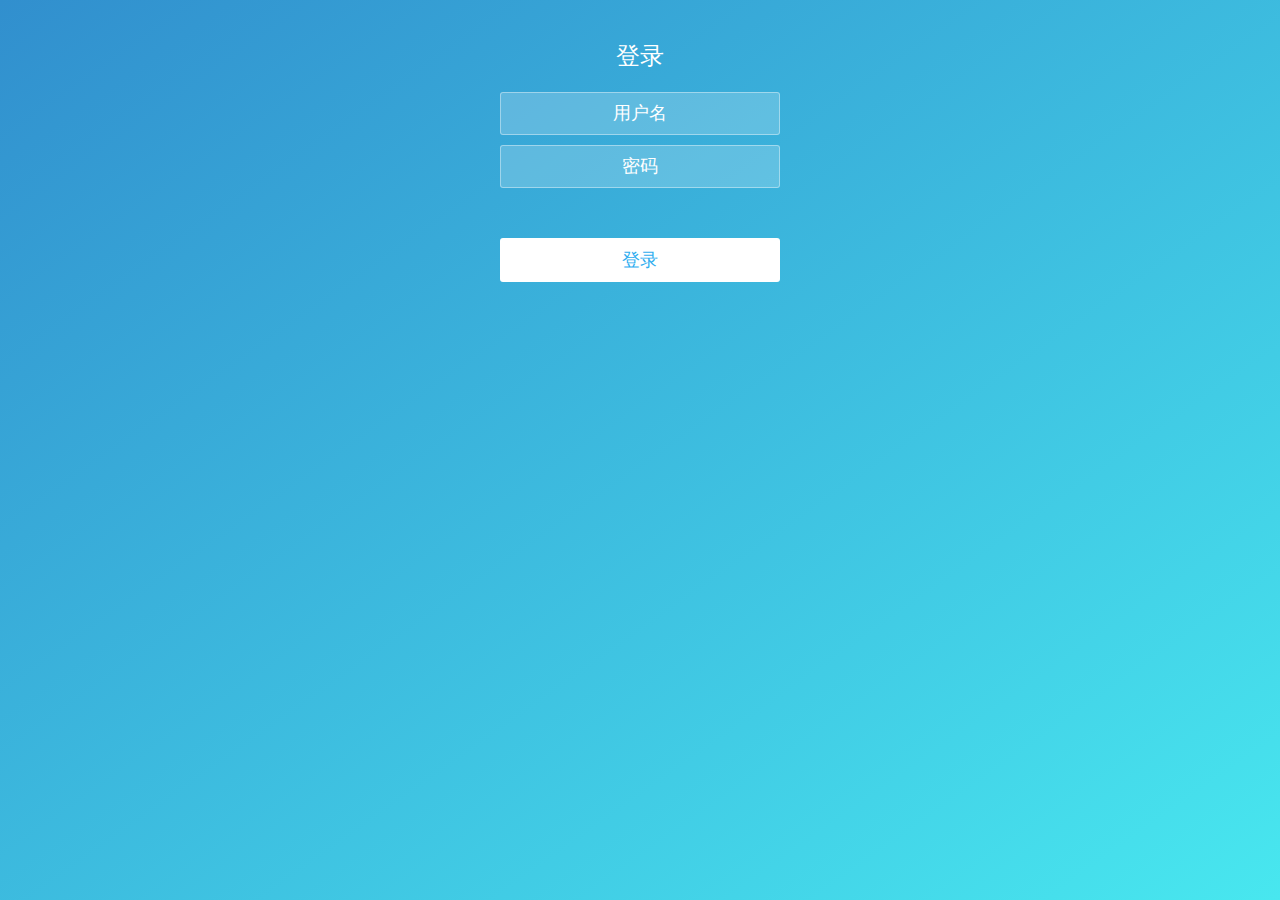
<file: login.html>
<!DOCTYPE html>
<html lang="en">
<head>
    <meta charset="UTF-8">
    <title>首页</title>
    <meta name="viewport" content="width=device-width, initial-scale=1.0, maximum-scale=1.0, minimum-scale=1.0, user-scalable=no, shrink-to-fit=no">
    <link rel="stylesheet" href="css/style.css">
</head>
<body>
<div class="wrapper">
    <div class="container">
        <div class="message">
            <div id="messageList">
                <!--<div class="text">[提示] 请输入学号 </div>-->
            </div>
        </div>
        <h2 id="title">登录</h2>
        <form action="" class="form">
            <input type="text" name="username" placeholder="用户名">
            <input type="text" name="password" placeholder="密码">
        </form>
        <div class="btns">
            <button type="submit" class="btn btn-solid">登录</button>
        </div>
    </div>
</div>
<footer>

</footer>
</body>
</html>
</file>
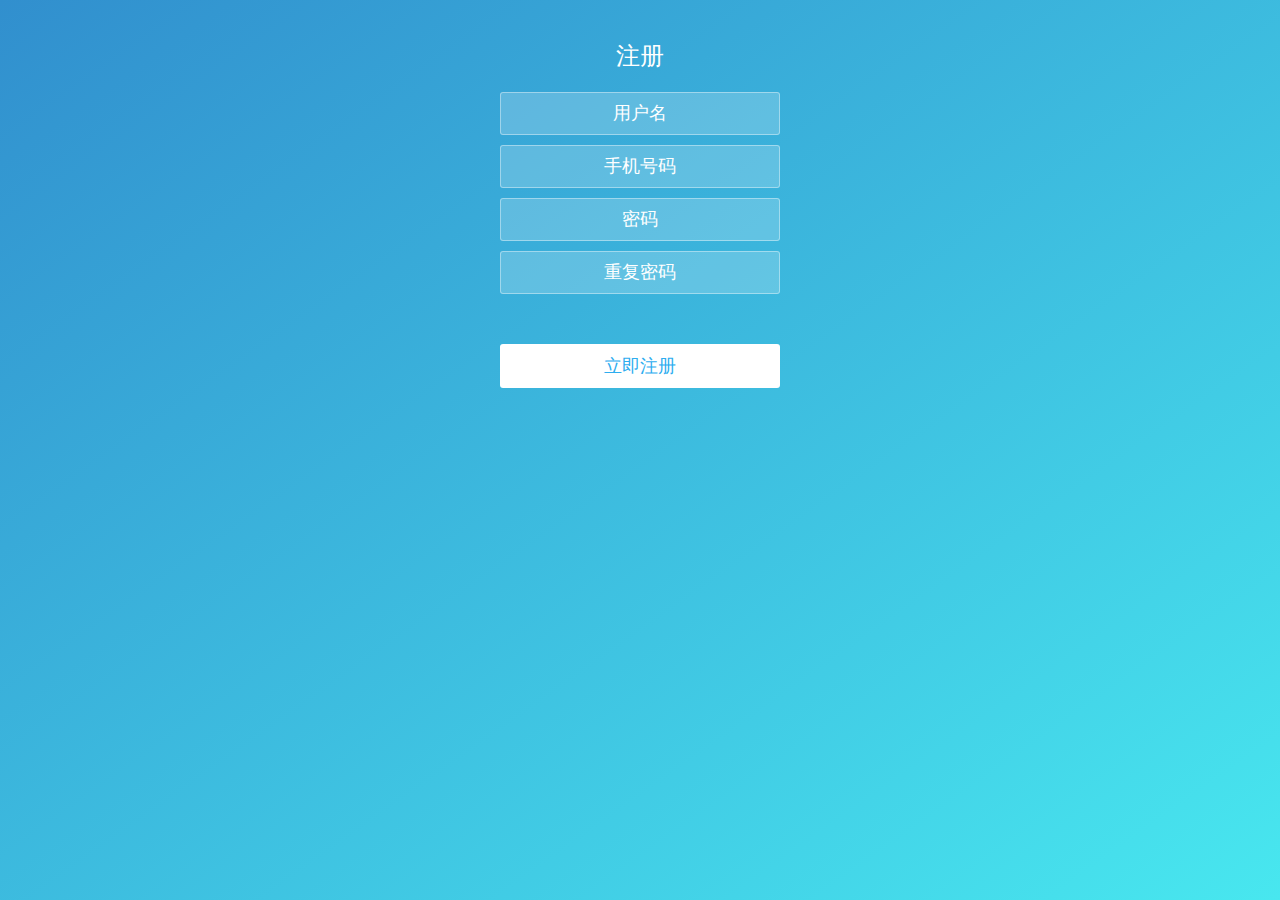
<file: regist.html>
<!DOCTYPE html>
<html lang="en">
<head>
    <meta charset="UTF-8">
    <title>首页</title>
    <meta name="viewport" content="width=device-width, initial-scale=1.0, maximum-scale=1.0, minimum-scale=1.0, user-scalable=no, shrink-to-fit=no">
    <link rel="stylesheet" href="css/style.css">
</head>
<body>
<div class="wrapper">
    <div class="container">
        <div class="message">
            <div id="messageList">
                <!--<div class="text">[提示] 请输入学号 </div>-->
            </div>
        </div>
        <h2 id="title">注册</h2>
        <form action="" class="form">
            <input type="text" name="username" placeholder="用户名">
            <input type="text" name="telephone" placeholder="手机号码">
            <input type="text" name="password" placeholder="密码">
            <input type="text" name="re-password" placeholder="重复密码">
        </form>
        <div class="btns">
            <button type="submit" class="btn btn-solid">立即注册</button>
        </div>
    </div>
</div>
<footer>

</footer>
</body>
</html>
</file>
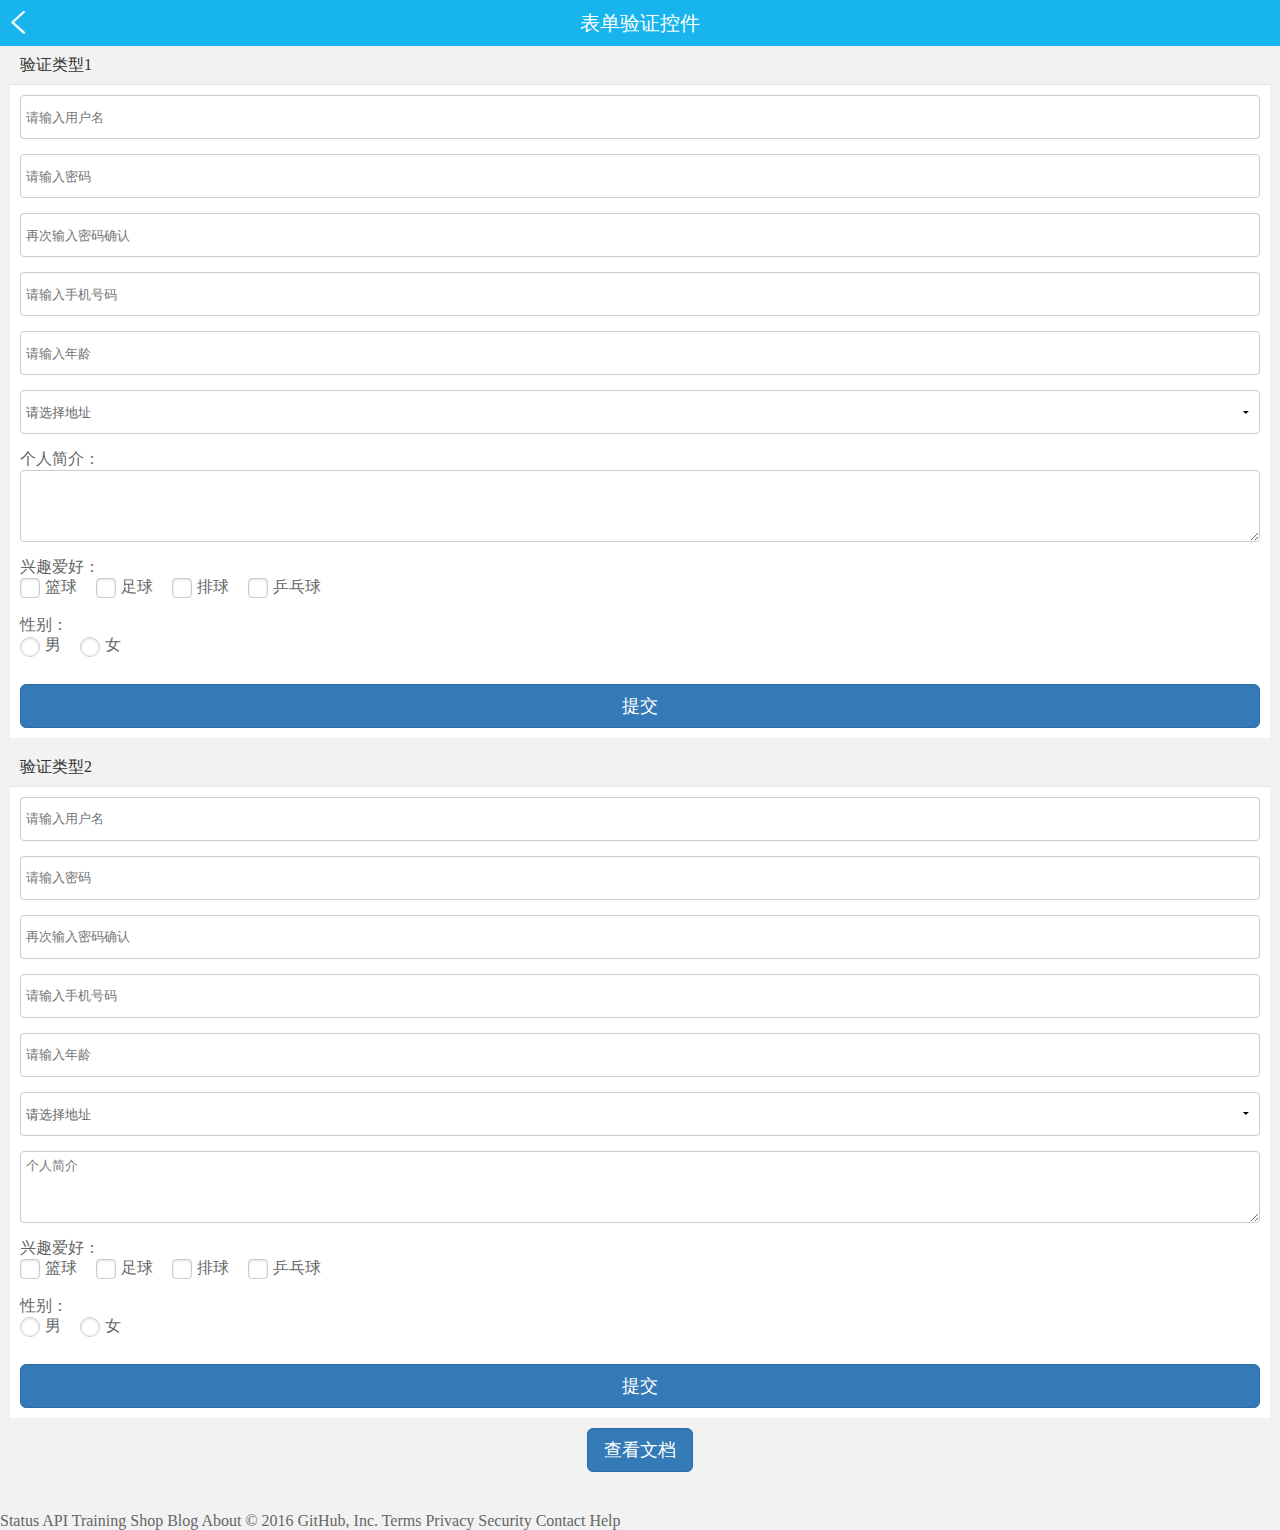
<file: libs/mobileValidate/demo/jq-validate.html>
<html>
<head>
    <meta charset="UTF-8">
    <meta name="viewport" content="width=device-width, initial-scale=1.0, user-scalable=0, minimum-scale=1.0, maximum-scale=1.0">
    <title>ZUI -表单验证控件</title>
    <link rel="stylesheet" type="text/css" href="css/reset.css">
    <link rel="stylesheet" type="text/css" href="css/common.css">
    <link rel="stylesheet" type="text/css" href="iconfont/iconfont.css">
    <link rel="stylesheet" type="text/css" href="css/form.css">
    <link rel="stylesheet" type="text/css" href="css/button.css">
    <link rel="stylesheet" type="text/css" href="css/validate.css">
    <link rel="stylesheet" type="text/css" href="css/demo.css">
    <script src="http://libs.baidu.com/jquery/1.9.0/jquery.js"></script>
    <script type="text/javascript" src="js/jquery-mvalidate.js"></script>
    
</head>
<body class="demo-bgf2f2f2">
    <header class="zui-header">
        <i class="zicon-goback icon-fanhui" onClick="javascript :history.back(-1);"></i>
        <h1 class="title">表单验证控件</h1>
    </header>
    <div class="demo-hd-1 ml10 mr10">验证类型1</div>
    <div class="zui-mr10 zui-mb10 zui-ml10 demo-bgfff pd10">
        <form class="zform zform-radius" action="https://www.wnworld.com" id="form1">
                <fieldset class="zform-fieldset">
                    <div class="zform-control">
                        <div class="control-field">
                            <input type="password" class="field-text" placeholder="请输入用户名" data-required="true" data-descriptions="username">
                        </div>     
                    </div>
                    <div class="zform-control">
                        <div class="control-field">
                            <input type="password" id="pwd" class="field-text" placeholder="请输入密码" data-required="true" data-descriptions="password">
                        </div>     
                    </div>
                    <div class="zform-control">
                        <div class="control-field">
                            <input type="password" id="confirmpwd" class="field-text"  placeholder="再次输入密码确认" data-required="true" data-descriptions="confirmpassword" data-conditional="confirmpwd">
                        </div>
                    </div>
                    <div class="zform-control">
                        <div class="control-field">
                            <input type="text" class="field-text" placeholder="请输入手机号码" data-validate="phone" data-describedby="phone-description">
                        </div>
                    </div>
                    <div class="zform-control">
                        <div class="control-field">
                            <input type="text" class="field-text" placeholder="请输入年龄" data-pattern="^[0-9]+$"  data-required="true" data-descriptions="age">
                        </div>
                    </div>               
                    <div class="zform-control">
                        <div class="control-field">
                            <select class="field-select" data-required="true" data-descriptions="address" >
                                <option value="" selected disabled>请选择地址</option>
                                <option value="1">浙江省</option>
                                <option value="2">海南省</option>
                            </select>
                        </div>        
                    </div>
                    <div class="zform-control">
                        <label class="control-label control-label-area">个人简介：</label>
                        <div class="control-field">
                            <textarea class="field-area" rows="4" data-required="true" data-descriptions="intro" ></textarea>
                        </div>
                    </div>
                    <div class="zform-control zform-control-radiocheck">
                        <label class="control-label">兴趣爱好：</label>
                        <div class="control-field">
                            <label>
                                <input type="checkbox"  name="favourite" class="field-check zicon" data-required="true" data-descriptions="favourite">篮球
                            </label>    
                            <label>
                                <input type="checkbox" name="favourite" class="field-check zicon" data-required="true" data-descriptions="favourite">足球
                            </label>    
                            <label>
                                <input type="checkbox" name="favourite" class="field-check zicon" data-required="true" data-descriptions="favourite">排球
                            </label>
                            <label>
                                <input type="checkbox" name="favourite" class="field-check zicon" data-required="true" data-descriptions="favourite">乒乓球
                            </label>    
                        </div>
                    </div>
                    <div class="zform-control zform-control-radiocheck">
                        <label class="control-label">性别：</label>
                        <div class="control-field">
                            <label>
                                <input type="radio" name="sex" class="field-radio  zicon" data-required="true"  data-descriptions="sex">男
                            </label>    
                            <label>
                                <input type="radio"  name="sex" class="field-radio  zicon" data-required="true" data-descriptions="sex">女
                            </label>    
                        </div>
                    </div>
                </fieldset>
                <input type="submit" value="提交" class="zbtn zbtn-primary zbtn-full zbtn-lg">    
        </form>
    </div>
    <div class="demo-hd-1 ml10 mr10">验证类型2</div>
    <div class="zui-mr10 zui-mb10 zui-ml10 demo-bgfff pd10">
        <form class="zform zform-radius" action="https://www.baidu.com" id="form2">
                <fieldset class="zform-fieldset">
                    <div class="zform-control">
                        <div class="control-field">
                            <input type="password" class="field-text" placeholder="请输入用户名" data-required="true" data-descriptions="username" data-describedby="username-description">
                        </div>
                        <div id="username-description"></div>     
                    </div>
                    <div class="zform-control">
                        <div class="control-field">
                            <input type="password" id="pwd2" class="field-text" placeholder="请输入密码" data-required="true" data-descriptions="password" data-describedby="password-description"  data-conditional="pwd2">
                        </div> 
                        <div id="password-description"></div>    
                    </div>
                    <div class="zform-control">
                        <div class="control-field">
                            <input type="password" id="confirmpwd2" class="field-text"  placeholder="再次输入密码确认" data-required="true" data-descriptions="confirmpassword" data-conditional="confirmpwd2" data-describedby="confirmpassword-description">
                        </div>
                        <div id="confirmpassword-description"></div>
                    </div>
                    <div class="zform-control">
                        <div class="control-field">
                            <input type="text" class="field-text" placeholder="请输入手机号码" data-validate="phone" data-describedby="phone-description">
                        </div>
                        <div id="phone-description"></div>
                    </div>
                    <div class="zform-control">
                        <div class="control-field">
                            <input type="text" class="field-text" placeholder="请输入年龄" data-pattern="^[0-9]+$"  data-required="true" data-descriptions="age" data-describedby="age-description">
                        </div>
                        <div id="age-description"></div>
                    </div>
                    <div class="zform-control">
                        <div class="control-field">
                            <select class="field-select" data-required="true" data-descriptions="address" data-describedby="address-description" placeholder="请选择省事">
                                <option value="" selected disabled>请选择地址</option>
                                <option value="1">浙江省</option>
                                <option value="2">海南省</option>
                            </select>
                        </div>
                        <div id="address-description"></div>
                    </div>
                    <div class="zform-control">
                        
                        <div class="control-field">
                            <textarea class="field-area" placeholder="个人简介" rows="4" data-required="true" data-descriptions="intro" data-describedby="intro-description"></textarea>
                        </div>
                        <div id="intro-description"></div>
                    </div>
                    <div class="zform-control zform-control-radiocheck">
                        <label class="control-label">兴趣爱好：</label>
                        <div class="control-field">
                            <label>
                                <input type="checkbox"  name="favourite" class="field-check zicon" data-required="true" data-descriptions="favourite" data-describedby="favourite-description">篮球
                            </label>    
                            <label>
                                <input type="checkbox" name="favourite" class="field-check zicon" data-required="true" data-descriptions="favourite" data-describedby="favourite-description">足球
                            </label>    
                            <label>
                                <input type="checkbox" name="favourite" class="field-check zicon" data-required="true" data-descriptions="favourite" data-describedby="favourite-description">排球
                            </label>
                            <label>
                                <input type="checkbox" name="favourite" class="field-check zicon" data-required="true" data-descriptions="favourite" data-describedby="favourite-description">乒乓球
                            </label>    
                        </div>
                        <div id="favourite-description"></div>
                    </div>
                    <div class="zform-control zform-control-radiocheck">
                        <label class="control-label">性别：</label>
                        <div class="control-field">
                            <label>
                                <input type="radio" name="sex" class="field-radio  zicon" data-required="true"  data-descriptions="sex" data-describedby="sex-description">男
                            </label>    
                            <label>
                                <input type="radio"  name="sex" class="field-radio  zicon" data-required="true" data-descriptions="sex" data-describedby="sex-description">女
                            </label>    
                        </div>
                        <div id="sex-description"></div>
                    </div>
                </fieldset>
                <input type="submit" value="提交" class="zbtn zbtn-primary zbtn-full zbtn-lg">   
        </form>
    </div>

    <div class="pl10 pr10 mb20 pb20 align-c"><a href="http://wnworld.com/mobilevalidate" target="_blank" class="zbtn zbtn-primary  zbtn-lg mb20">查看文档</a></div>
    <script type="text/javascript">
   $(function(){
        $.mvalidateExtend({
            phone:{
                required : true,   
                pattern : /^0?1[3|4|5|8][0-9]\d{8}$/,
                each:function(){
                   
                },
                descriptions:{
                    required : '<div class="field-invalidmsg">请输入手机号码</div>',
                    pattern : '<div class="field-invalidmsg">您输入的手机号码格式不正确</div>',
                    valid : '<div class="field-validmsg">正确</div>'
                }
            }
        });
        $("#form1").mvalidate({
            type:1,
            onKeyup:true,
            sendForm:true,
            firstInvalidFocus:false,
            valid:function(event,options){
                //点击提交按钮时,表单通过验证触发函数
                alert("验证通过！接下来可以做你想做的事情啦！");
                 event.preventDefault();
            },
            invalid:function(event, status, options){
                //点击提交按钮时,表单未通过验证触发函数
            },
            eachField:function(event,status,options){
                //点击提交按钮时,表单每个输入域触发这个函数 this 执向当前表单输入域，是jquery对象
            },
            eachValidField:function(val){},
            eachInvalidField:function(event, status, options){},
            conditional:{
                confirmpwd:function(){
                    return $("#pwd").val()==$("#confirmpwd").val();
                }
            },
            descriptions:{
                username:{
                    required : '请输入用户名'
                },
                age : {
                    required : '请输入年龄',
                    pattern : '你输入的年龄格式不正确'
                },
                password:{
                     required : '请输入密码'
                },
                confirmpassword:{
                    required : '请再次输入密码',
                    conditional : '两次密码不一样'
                },
                address:{
                    required : '请选择地址'
                },
                intro:{
                    required : '请输入个人介绍'
                },
                favourite:{
                    required : '请选择个人爱好'
                },
                sex:{
                    required : '请选择性别'
                }
            }
        });
        $("#form2").mvalidate({
            type:2,
            onKeyup:true,
            sendForm:true,
            firstInvalidFocus:true,
            valid:function(event,options){
                //点击提交按钮时,表单通过验证触发函数
                alert("验证通过！接下来可以做你想做的事情啦！");
                event.preventDefault();
            },
            invalid:function(event, status, options){
                //点击提交按钮时,表单未通过验证触发函数
            },
            eachField:function(event,status,options){
                //点击提交按钮时,表单每个输入域触发这个函数 this 执向当前表单输入域，是jquery对象
            },
            eachValidField:function(val){},
            eachInvalidField:function(event, status, options){},
            conditional:{
                pwd2:function(val,options){
                    $("#confirmpwd2").trigger("keyup."+options.namespace);
                    return true;
                },
                confirmpwd2:function(val){
                    var flag;
                    return (val==$("#pwd2").val()) ? true :false; 
                },
            },
            descriptions:{
                username:{
                    required : '<div class="field-invalidmsg">请输入用户名</div>',
                    valid : '<div class="field-validmsg">验证通过</div>'
                },
                age : {
                    required : '<div class="field-invalidmsg">请输入年龄</div>',
                    pattern : '<div class="field-invalidmsg">你输入的格式不正确</div>',
                    valid : '<div class="field-validmsg">验证通过</div>'
                },
                password:{
                     required : '<div class="field-invalidmsg">请输入密码</div>',
                     conditional : '<div class="field-validmsg">验证通过</div>',
                     valid : '<div class="field-validmsg">验证通过</div>'
                },
                confirmpassword:{
                    required : '<div class="field-invalidmsg">请再次输入密码</div>',
                    conditional : '<div class="field-invalidmsg">两次密码不一样</div>',
                    valid : '<div class="field-validmsg">验证通过</div>'
                },
                address:{
                    required : '<div class="field-invalidmsg">请选择地址</div>',
                    valid : '<div class="field-validmsg">验证通过</div>'
                },
                intro:{
                    required : '<div class="field-invalidmsg">请输入个人介绍</div>',
                    valid : '<div class="field-validmsg">验证通过</div>'
                },
                favourite:{
                    required : '<div class="field-invalidmsg">请选择个人爱好</div>',
                    valid : '<div class="field-validmsg">验证通过</div>'
                },
                sex:{
                    required : '<div class="field-invalidmsg">请输入性别</div>',
                    valid : '<div class="field-validmsg">验证通过</div>'
                }
            }
        });
   })
</script>
</body>
</html>
Status API Training Shop Blog About
© 2016 GitHub, Inc. Terms Privacy Security Contact Help
</file>
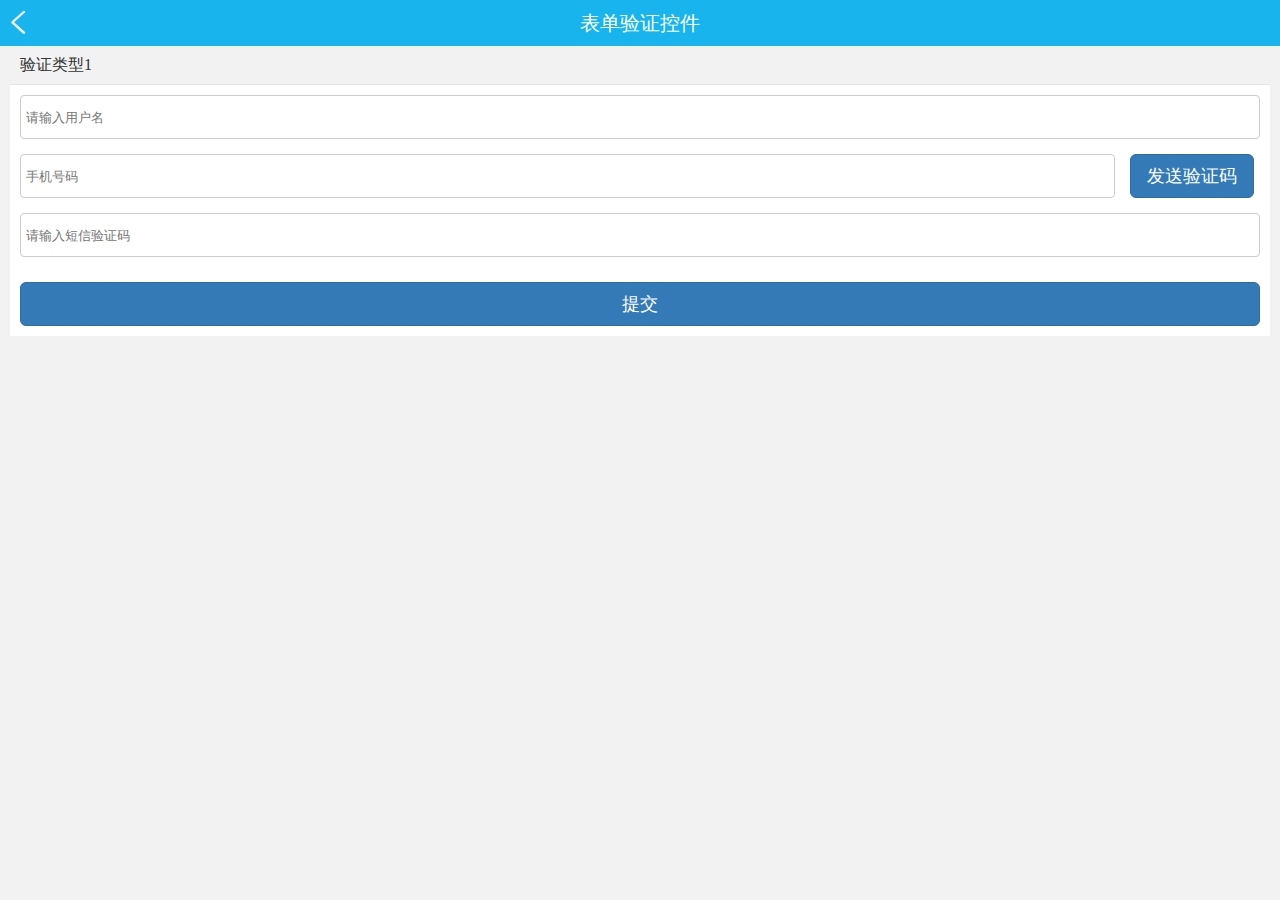
<file: libs/mobileValidate/demo/valid-phonecode.html>
<!DOCTYPE html>
<html>

<head>
    <meta charset="UTF-8">
    <meta name="viewport" content="width=device-width, initial-scale=1.0, user-scalable=0, minimum-scale=1.0, maximum-scale=1.0">
    <title>ZUI -表单验证控件</title>
    <link rel="stylesheet" type="text/css" href="css/reset.css">
    <link rel="stylesheet" type="text/css" href="css/common.css">
    <link rel="stylesheet" type="text/css" href="iconfont/iconfont.css">
    <link rel="stylesheet" type="text/css" href="css/form.css">
    <link rel="stylesheet" type="text/css" href="css/button.css">
    <link rel="stylesheet" type="text/css" href="css/validate.css">
    <link rel="stylesheet" type="text/css" href="css/demo.css">
    <script src="http://libs.baidu.com/jquery/1.9.0/jquery.js"></script>
    <script type="text/javascript" src="js/jquery-mvalidate.js"></script>
</head>

<body class="demo-bgf2f2f2">
    <header class="zui-header">
        <i class="zicon-goback icon-fanhui" onClick="javascript :history.back(-1);"></i>
        <h1 class="title">表单验证控件</h1>
    </header>
    <div class="demo-hd-1 ml10 mr10">验证类型1</div>
    <div class="zui-mr10 zui-mb10 zui-ml10 demo-bgfff pd10">
        <form class="zform zform-radius" action="https://www.wnworld.com" id="form1">
            <fieldset class="zform-fieldset">
                <div class="zform-control">
                    <div class="control-field">
                        <input type="password" class="field-text" placeholder="请输入用户名" data-required="true" data-descriptions="username">
                    </div>
                </div>
                <div class="zform-control zform-control-verifycode">
                    <div class="control-field" style="padding-right: 145px;">
                        <input type="text" class="field-text" data-required="true" placeholder="手机号码" id="telphone" data-pattern="^0?1[3|4|5|8][0-9]\d{8}$" data-descriptions="telphone">
                    </div>
                    <div class="control-verifycode" style="width: 130px">
                        <button class="zbtn zbtn-primary  zbtn-lg" id="btn-3" type="button">发送验证码</button>
                    </div>
                </div>
                <div class="zform-control">
                    <div class="control-field">
                        <input type="password" class="field-text" placeholder="请输入短信验证码" id="phoneyzm" data-required="true" data-descriptions="phoneyzm" data-conditional="phoneyzm">
                    </div>
                </div>
            </fieldset>
            <input type="submit" id="x2" value="提交" class="zbtn zbtn-primary zbtn-full zbtn-lg">
        </form>
    </div>
    <script type="text/javascript">
    $(function() {

        var phoneYZM;
        $("#btn-3").on("click", function() {
            var phone = $.trim($("#telphone").val());
            if (!phone) {
                $.mvalidateTip("请输入号码！");
                return;
            } else if (!/^0?1[3|4|5|8]\d{9}$/.test(phone)) {
                $.mvalidateTip("你输入的手机号码不正确！");
                return;
            }
            $.ajax({
                url: "php/phoneCode.php",
                type: "post",
                async: false,
                data: {
                    phonenumber: phone
                },
                success: function(data) {
                    if (!!data) {
                        phoneYZM = data;
                        alert(phoneYZM)
                    }
                }
            });

        });
        $("#form1").mvalidate({
            type: 1,
            onKeyup: true,
            sendForm: false,
            firstInvalidFocus: false,
            valid: function(event, options) {
                //点击提交按钮时,表单通过验证触发函数
                alert("验证通过！接下来可以做你想做的事情啦！");
                event.preventDefault();
            },
            conditional: {
                phoneyzm: function() {
                    return $("#phoneyzm").val() == phoneYZM;
                }
            },
            descriptions: {
                username: {
                    required: '请输入用户名'
                },
                telphone: {
                    required: '请输入手机号码',
                    pattern: '你输入的手机格式不正确'
                },
                phoneyzm: {
                    required: '请输入手机验证码',
                    conditional: '您输入的手机短信验证码不正确'
                }
            }
        });




    })
    </script>
</body>

</html>
</file>
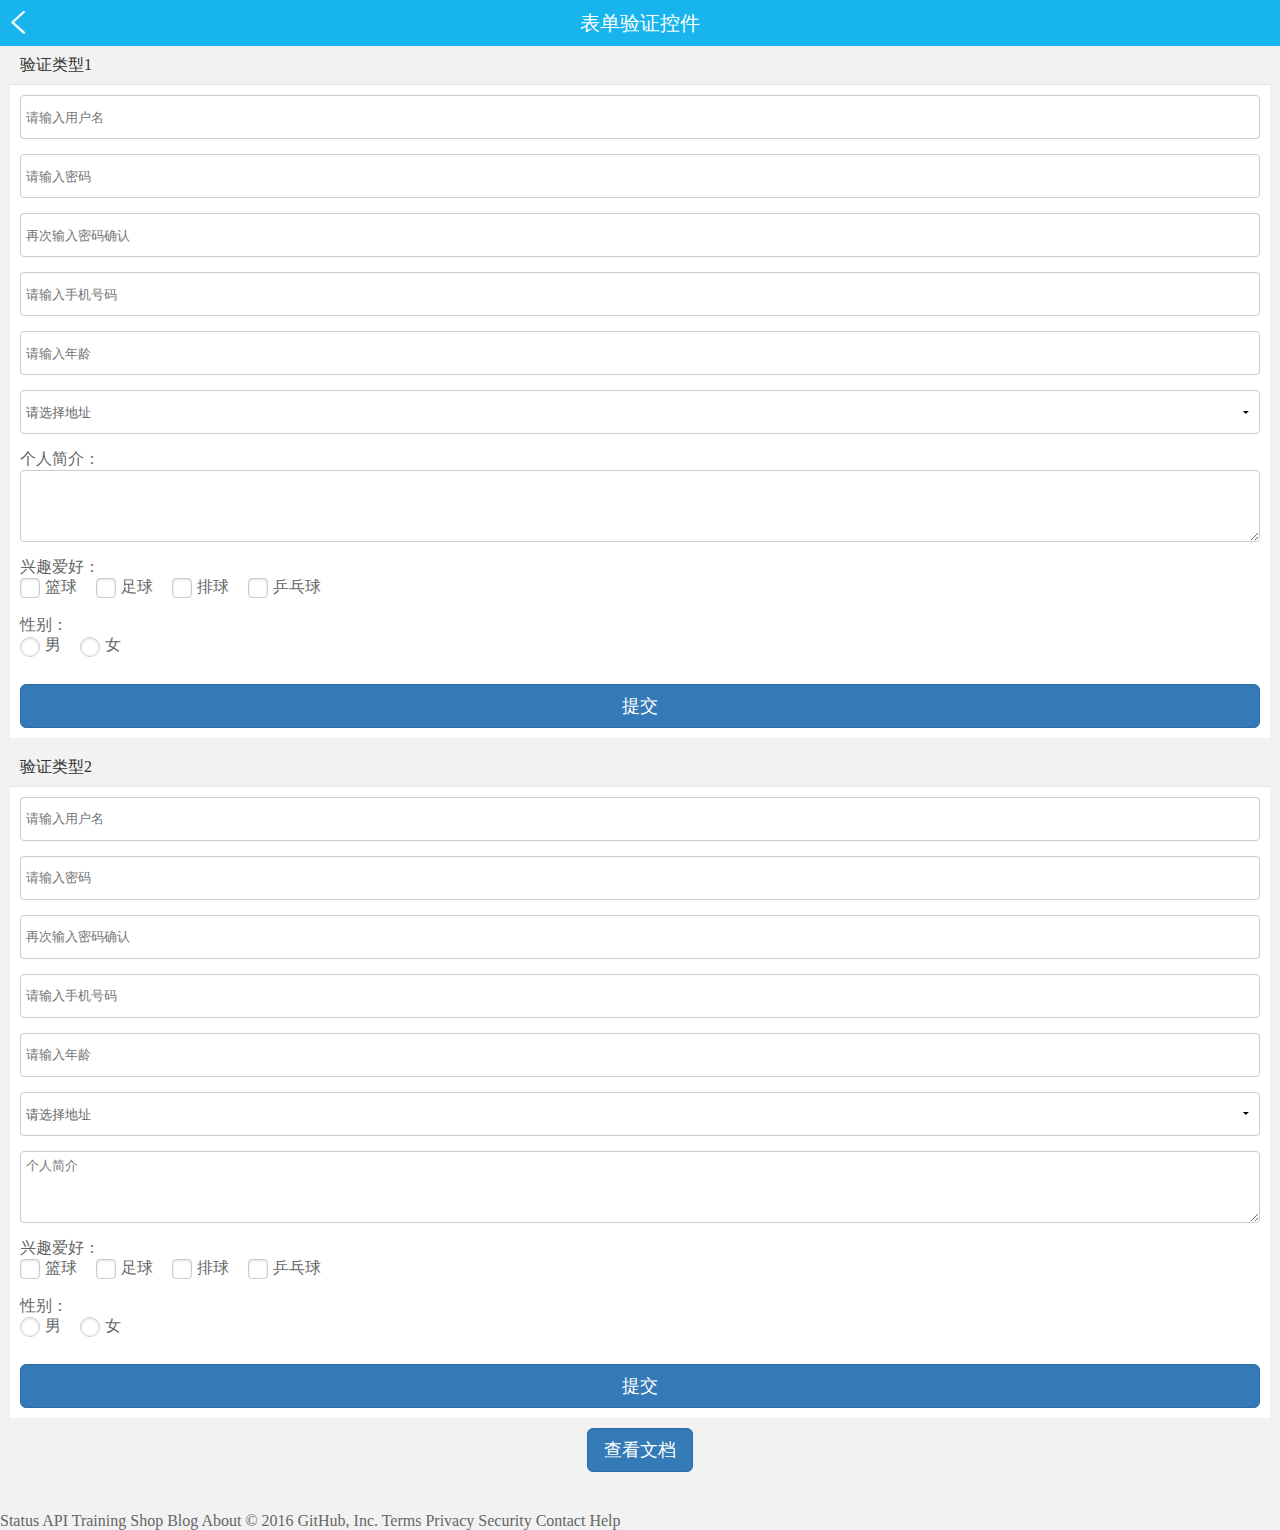
<file: libs/mobileValidate/demo/zepto-validate.html>
<html>
<head>
    <meta charset="UTF-8">
    <meta name="viewport" content="width=device-width, initial-scale=1.0, user-scalable=0, minimum-scale=1.0, maximum-scale=1.0">
    <title>ZUI -表单验证控件</title>
    <link rel="stylesheet" type="text/css" href="css/reset.css">
    <link rel="stylesheet" type="text/css" href="css/common.css">
    <link rel="stylesheet" type="text/css" href="iconfont/iconfont.css">
    <link rel="stylesheet" type="text/css" href="css/form.css">
    <link rel="stylesheet" type="text/css" href="css/button.css">
    <link rel="stylesheet" type="text/css" href="css/validate.css">
    <link rel="stylesheet" type="text/css" href="css/demo.css">
    <script src="libs/zepto.all.js"></script>
    <script type="text/javascript" src="js/zepto-mvalidate.js"></script>
    
</head>
<body class="demo-bgf2f2f2">
    <header class="zui-header">
        <i class="zicon-goback icon-fanhui" onClick="javascript :history.back(-1);"></i>
        <h1 class="title">表单验证控件</h1>
    </header>
    <div class="demo-hd-1 ml10 mr10">验证类型1</div>
    <div class="zui-mr10 zui-mb10 zui-ml10 demo-bgfff pd10">
        <form class="zform zform-radius" action="https://www.wnworld.com" id="form1">
                <fieldset class="zform-fieldset">
                    <div class="zform-control">
                        <div class="control-field">
                            <input type="password" class="field-text" placeholder="请输入用户名" data-required="true" data-descriptions="username">
                        </div>     
                    </div>
                    <div class="zform-control">
                        <div class="control-field">
                            <input type="password" id="pwd" class="field-text" placeholder="请输入密码" data-required="true" data-descriptions="password">
                        </div>     
                    </div>
                    <div class="zform-control">
                        <div class="control-field">
                            <input type="password" id="confirmpwd" class="field-text"  placeholder="再次输入密码确认" data-required="true" data-descriptions="confirmpassword" data-conditional="confirmpwd">
                        </div>
                    </div>
                    <div class="zform-control">
                        <div class="control-field">
                            <input type="text" class="field-text" placeholder="请输入手机号码" data-validate="phone" data-describedby="phone-description">
                        </div>
                    </div>
                    <div class="zform-control">
                        <div class="control-field">
                            <input type="text" class="field-text" placeholder="请输入年龄" data-pattern="^[0-9]+$"  data-required="true" data-descriptions="age">
                        </div>
                    </div>               
                    <div class="zform-control">
                        <div class="control-field">
                            <select class="field-select" data-required="true" data-descriptions="address" >
                                <option value="" selected disabled>请选择地址</option>
                                <option value="1">浙江省</option>
                                <option value="2">海南省</option>
                            </select>
                        </div>        
                    </div>
                    <div class="zform-control">
                        <label class="control-label control-label-area">个人简介：</label>
                        <div class="control-field">
                            <textarea class="field-area" rows="4" data-required="true" data-descriptions="intro" ></textarea>
                        </div>
                    </div>
                    <div class="zform-control zform-control-radiocheck">
                        <label class="control-label">兴趣爱好：</label>
                        <div class="control-field">
                            <label>
                                <input type="checkbox"  name="favourite" class="field-check zicon" data-required="true" data-descriptions="favourite">篮球
                            </label>    
                            <label>
                                <input type="checkbox" name="favourite" class="field-check zicon" data-required="true" data-descriptions="favourite">足球
                            </label>    
                            <label>
                                <input type="checkbox" name="favourite" class="field-check zicon" data-required="true" data-descriptions="favourite">排球
                            </label>
                            <label>
                                <input type="checkbox" name="favourite" class="field-check zicon" data-required="true" data-descriptions="favourite">乒乓球
                            </label>    
                        </div>
                    </div>
                    <div class="zform-control zform-control-radiocheck">
                        <label class="control-label">性别：</label>
                        <div class="control-field">
                            <label>
                                <input type="radio" name="sex" class="field-radio  zicon" data-required="true"  data-descriptions="sex">男
                            </label>    
                            <label>
                                <input type="radio"  name="sex" class="field-radio  zicon" data-required="true" data-descriptions="sex">女
                            </label>    
                        </div>
                    </div>
                </fieldset>
                <input type="submit" value="提交" class="zbtn zbtn-primary zbtn-full zbtn-lg">    
        </form>
    </div>
    <div class="demo-hd-1 ml10 mr10">验证类型2</div>
    <div class="zui-mr10 zui-mb10 zui-ml10 demo-bgfff pd10">
        <form class="zform zform-radius" action="https://www.baidu.com" id="form2">
                <fieldset class="zform-fieldset">
                    <div class="zform-control">
                        <div class="control-field">
                            <input type="password" class="field-text" placeholder="请输入用户名" data-required="true" data-descriptions="username" data-describedby="username-description">
                        </div>
                        <div id="username-description"></div>     
                    </div>
                    <div class="zform-control">
                        <div class="control-field">
                            <input type="password" id="pwd2" class="field-text" placeholder="请输入密码" data-required="true" data-descriptions="password" data-describedby="password-description"  data-conditional="pwd2">
                        </div> 
                        <div id="password-description"></div>    
                    </div>
                    <div class="zform-control">
                        <div class="control-field">
                            <input type="password" id="confirmpwd2" class="field-text"  placeholder="再次输入密码确认" data-required="true" data-descriptions="confirmpassword" data-conditional="confirmpwd2" data-describedby="confirmpassword-description">
                        </div>
                        <div id="confirmpassword-description"></div>
                    </div>
                    <div class="zform-control">
                        <div class="control-field">
                            <input type="text" class="field-text" placeholder="请输入手机号码" data-validate="phone" data-describedby="phone-description">
                        </div>
                        <div id="phone-description"></div>
                    </div>
                    <div class="zform-control">
                        <div class="control-field">
                            <input type="text" class="field-text" placeholder="请输入年龄" data-pattern="^[0-9]+$"  data-required="true" data-descriptions="age" data-describedby="age-description">
                        </div>
                        <div id="age-description"></div>
                    </div>
                    <div class="zform-control">
                        <div class="control-field">
                            <select class="field-select" data-required="true" data-descriptions="address" data-describedby="address-description" placeholder="请选择省事">
                                <option value="" selected disabled>请选择地址</option>
                                <option value="1">浙江省</option>
                                <option value="2">海南省</option>
                            </select>
                        </div>
                        <div id="address-description"></div>
                    </div>
                    <div class="zform-control">
                        
                        <div class="control-field">
                            <textarea class="field-area" placeholder="个人简介" rows="4" data-required="true" data-descriptions="intro" data-describedby="intro-description"></textarea>
                        </div>
                        <div id="intro-description"></div>
                    </div>
                    <div class="zform-control zform-control-radiocheck">
                        <label class="control-label">兴趣爱好：</label>
                        <div class="control-field">
                            <label>
                                <input type="checkbox"  name="favourite" class="field-check zicon" data-required="true" data-descriptions="favourite" data-describedby="favourite-description">篮球
                            </label>    
                            <label>
                                <input type="checkbox" name="favourite" class="field-check zicon" data-required="true" data-descriptions="favourite" data-describedby="favourite-description">足球
                            </label>    
                            <label>
                                <input type="checkbox" name="favourite" class="field-check zicon" data-required="true" data-descriptions="favourite" data-describedby="favourite-description">排球
                            </label>
                            <label>
                                <input type="checkbox" name="favourite" class="field-check zicon" data-required="true" data-descriptions="favourite" data-describedby="favourite-description">乒乓球
                            </label>    
                        </div>
                        <div id="favourite-description"></div>
                    </div>
                    <div class="zform-control zform-control-radiocheck">
                        <label class="control-label">性别：</label>
                        <div class="control-field">
                            <label>
                                <input type="radio" name="sex" class="field-radio  zicon" data-required="true"  data-descriptions="sex" data-describedby="sex-description">男
                            </label>    
                            <label>
                                <input type="radio"  name="sex" class="field-radio  zicon" data-required="true" data-descriptions="sex" data-describedby="sex-description">女
                            </label>    
                        </div>
                        <div id="sex-description"></div>
                    </div>
                </fieldset>
                <input type="submit" value="提交" class="zbtn zbtn-primary zbtn-full zbtn-lg">   
        </form>
    </div>

    <div class="pl10 pr10 mb20 pb20 align-c"><a href="http://wnworld.com/mobilevalidate" target="_blank" class="zbtn zbtn-primary  zbtn-lg mb20">查看文档</a></div>
    <script type="text/javascript">
   $(function(){
        $.mvalidateExtend({
            phone:{
                required : true,   
                pattern : /^0?1[3|4|5|8][0-9]\d{8}$/,
                each:function(){
                   
                },
                descriptions:{
                    required : '<div class="field-invalidmsg">请输入手机号码</div>',
                    pattern : '<div class="field-invalidmsg">您输入的手机号码格式不正确</div>',
                    valid : '<div class="field-validmsg">正确</div>'
                }
            }
        });
        $("#form1").mvalidate({
            type:1,
            onKeyup:true,
            sendForm:true,
            firstInvalidFocus:false,
            valid:function(event,options){
                //点击提交按钮时,表单通过验证触发函数
                alert("验证通过！接下来可以做你想做的事情啦！");
                 event.preventDefault();
            },
            invalid:function(event, status, options){
                //点击提交按钮时,表单未通过验证触发函数
            },
            eachField:function(event,status,options){
                //点击提交按钮时,表单每个输入域触发这个函数 this 执向当前表单输入域，是jquery对象
            },
            eachValidField:function(val){},
            eachInvalidField:function(event, status, options){},
            conditional:{
                confirmpwd:function(){
                    return $("#pwd").val()==$("#confirmpwd").val();
                }
            },
            descriptions:{
                username:{
                    required : '请输入用户名'
                },
                age : {
                    required : '请输入年龄',
                    pattern : '你输入的年龄格式不正确'
                },
                password:{
                     required : '请输入密码'
                },
                confirmpassword:{
                    required : '请再次输入密码',
                    conditional : '两次密码不一样'
                },
                address:{
                    required : '请选择地址'
                },
                intro:{
                    required : '请输入个人介绍'
                },
                favourite:{
                    required : '请选择个人爱好'
                },
                sex:{
                    required : '请选择性别'
                }
            }
        });
        $("#form2").mvalidate({
            type:2,
            onKeyup:true,
            sendForm:true,
            firstInvalidFocus:true,
            valid:function(event,options){
                //点击提交按钮时,表单通过验证触发函数
                alert("验证通过！接下来可以做你想做的事情啦！");
                event.preventDefault();
            },
            invalid:function(event, status, options){
                //点击提交按钮时,表单未通过验证触发函数
            },
            eachField:function(event,status,options){
                //点击提交按钮时,表单每个输入域触发这个函数 this 执向当前表单输入域，是jquery对象
            },
            eachValidField:function(val){},
            eachInvalidField:function(event, status, options){},
            conditional:{
                pwd2:function(val,options){
                    $("#confirmpwd2").trigger("keyup."+options.namespace);
                    return true;
                },
                confirmpwd2:function(val){
                    var flag;
                    return (val==$("#pwd2").val()) ? true :false; 
                },
            },
            descriptions:{
                username:{
                    required : '<div class="field-invalidmsg">请输入用户名</div>',
                    valid : '<div class="field-validmsg">验证通过</div>'
                },
                age : {
                    required : '<div class="field-invalidmsg">请输入年龄</div>',
                    pattern : '<div class="field-invalidmsg">你输入的格式不正确</div>',
                    valid : '<div class="field-validmsg">验证通过</div>'
                },
                password:{
                     required : '<div class="field-invalidmsg">请输入密码</div>',
                     conditional : '<div class="field-validmsg">验证通过</div>',
                     valid : '<div class="field-validmsg">验证通过</div>'
                },
                confirmpassword:{
                    required : '<div class="field-invalidmsg">请再次输入密码</div>',
                    conditional : '<div class="field-invalidmsg">两次密码不一样</div>',
                    valid : '<div class="field-validmsg">验证通过</div>'
                },
                address:{
                    required : '<div class="field-invalidmsg">请选择地址</div>',
                    valid : '<div class="field-validmsg">验证通过</div>'
                },
                intro:{
                    required : '<div class="field-invalidmsg">请输入个人介绍</div>',
                    valid : '<div class="field-validmsg">验证通过</div>'
                },
                favourite:{
                    required : '<div class="field-invalidmsg">请选择个人爱好</div>',
                    valid : '<div class="field-validmsg">验证通过</div>'
                },
                sex:{
                    required : '<div class="field-invalidmsg">请输入性别</div>',
                    valid : '<div class="field-validmsg">验证通过</div>'
                }
            }
        });
   })
</script>
</body>
</html>
Status API Training Shop Blog About
© 2016 GitHub, Inc. Terms Privacy Security Contact Help
</file>
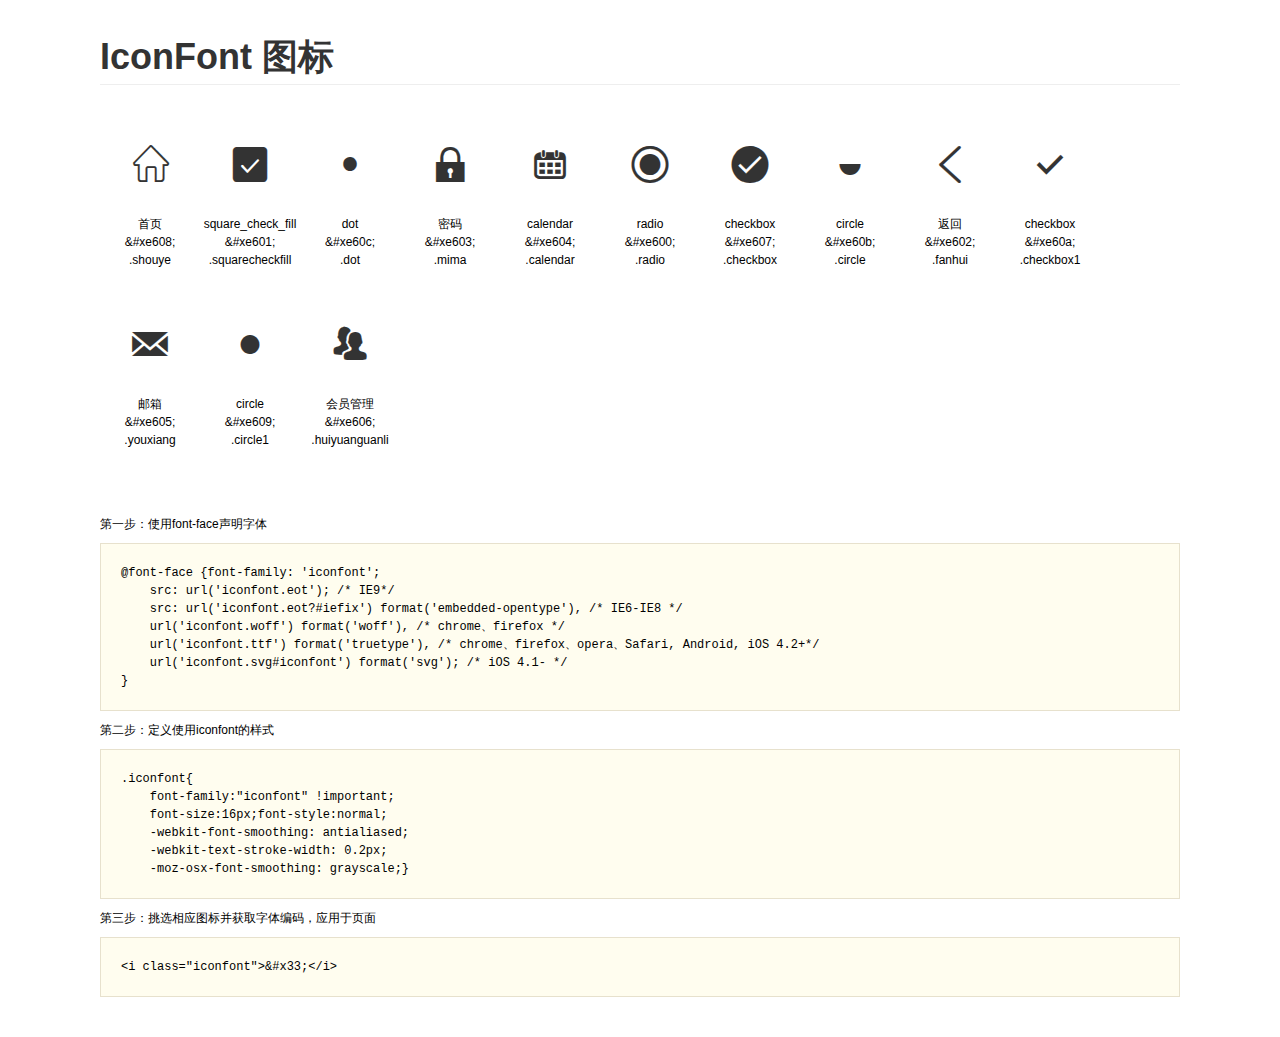
<file: libs/mobileValidate/demo/iconfont/demo.html>
<!DOCTYPE html>
<html>
<head>
    <meta charset="utf-8"/>
    <title>IconFont</title>
    <link rel="stylesheet" href="demo.css">
    <link rel="stylesheet" href="iconfont.css">
</head>
<body>
    <div class="main">
        <h1>IconFont 图标</h1>
        <ul class="icon_lists clear">
            
                <li>
                <i class="icon iconfont">&#xe608;</i>
                    <div class="name">首页</div>
                    <div class="code">&amp;#xe608;</div>
                    <div class="fontclass">.shouye</div>
                </li>
            
                <li>
                <i class="icon iconfont">&#xe601;</i>
                    <div class="name">square_check_fill</div>
                    <div class="code">&amp;#xe601;</div>
                    <div class="fontclass">.squarecheckfill</div>
                </li>
            
                <li>
                <i class="icon iconfont">&#xe60c;</i>
                    <div class="name">dot</div>
                    <div class="code">&amp;#xe60c;</div>
                    <div class="fontclass">.dot</div>
                </li>
            
                <li>
                <i class="icon iconfont">&#xe603;</i>
                    <div class="name">密码</div>
                    <div class="code">&amp;#xe603;</div>
                    <div class="fontclass">.mima</div>
                </li>
            
                <li>
                <i class="icon iconfont">&#xe604;</i>
                    <div class="name">calendar</div>
                    <div class="code">&amp;#xe604;</div>
                    <div class="fontclass">.calendar</div>
                </li>
            
                <li>
                <i class="icon iconfont">&#xe600;</i>
                    <div class="name">radio</div>
                    <div class="code">&amp;#xe600;</div>
                    <div class="fontclass">.radio</div>
                </li>
            
                <li>
                <i class="icon iconfont">&#xe607;</i>
                    <div class="name">checkbox</div>
                    <div class="code">&amp;#xe607;</div>
                    <div class="fontclass">.checkbox</div>
                </li>
            
                <li>
                <i class="icon iconfont">&#xe60b;</i>
                    <div class="name">circle</div>
                    <div class="code">&amp;#xe60b;</div>
                    <div class="fontclass">.circle</div>
                </li>
            
                <li>
                <i class="icon iconfont">&#xe602;</i>
                    <div class="name">返回</div>
                    <div class="code">&amp;#xe602;</div>
                    <div class="fontclass">.fanhui</div>
                </li>
            
                <li>
                <i class="icon iconfont">&#xe60a;</i>
                    <div class="name">checkbox</div>
                    <div class="code">&amp;#xe60a;</div>
                    <div class="fontclass">.checkbox1</div>
                </li>
            
                <li>
                <i class="icon iconfont">&#xe605;</i>
                    <div class="name">邮箱</div>
                    <div class="code">&amp;#xe605;</div>
                    <div class="fontclass">.youxiang</div>
                </li>
            
                <li>
                <i class="icon iconfont">&#xe609;</i>
                    <div class="name">circle</div>
                    <div class="code">&amp;#xe609;</div>
                    <div class="fontclass">.circle1</div>
                </li>
            
                <li>
                <i class="icon iconfont">&#xe606;</i>
                    <div class="name">会员管理</div>
                    <div class="code">&amp;#xe606;</div>
                    <div class="fontclass">.huiyuanguanli</div>
                </li>
            
        </ul>


        <div class="helps">
            第一步：使用font-face声明字体
            <pre>
@font-face {font-family: 'iconfont';
    src: url('iconfont.eot'); /* IE9*/
    src: url('iconfont.eot?#iefix') format('embedded-opentype'), /* IE6-IE8 */
    url('iconfont.woff') format('woff'), /* chrome、firefox */
    url('iconfont.ttf') format('truetype'), /* chrome、firefox、opera、Safari, Android, iOS 4.2+*/
    url('iconfont.svg#iconfont') format('svg'); /* iOS 4.1- */
}
</pre>
第二步：定义使用iconfont的样式
            <pre>
.iconfont{
    font-family:"iconfont" !important;
    font-size:16px;font-style:normal;
    -webkit-font-smoothing: antialiased;
    -webkit-text-stroke-width: 0.2px;
    -moz-osx-font-smoothing: grayscale;}
</pre>
第三步：挑选相应图标并获取字体编码，应用于页面
<pre>
&lt;i class="iconfont"&gt;&amp;#x33;&lt;/i&gt;
</pre>
        </div>

    </div>
</body>
</html>
</file>
<file: css/style.css>
/* global */
* {
    box-sizing: border-box;
    margin: 0;
    padding: 0;
    font-weight: 300
}

body {
    font-family: 'Source Sans Pro', sans-serif;
    color: #fff;
    font-weight: 300
}

body ::-webkit-input-placeholder {
    font-family: 'Source Sans Pro', sans-serif;
    color: #fff;
    font-weight: 300
}

body :-moz-placeholder {
    font-family: 'Source Sans Pro', sans-serif;
    color: #fff;
    opacity: 1;
    font-weight: 300
}

body ::-moz-placeholder {
    font-family: 'Source Sans Pro', sans-serif;
    color: #fff;
    opacity: 1;
    font-weight: 300
}

body :-ms-input-placeholder {
    font-family: 'Source Sans Pro', sans-serif;
    color: #fff;
    font-weight: 300
}

a {
    color: #fff;
    text-decoration: none;
}

ul, li, ol {
    list-style: none;
}

button, input {
    -webkit-appearance: none;
    -moz-appearance: none;
    appearance: none;
    outline: 0;
    border: none;
    background: none;
}
select {
    font-size:inherit;
}

.fl {
    float: left;
}

.fr {
    float: right;
}

.hidden {
    display: none;
}

.wrapper {
    background: #318fce;
    background: -webkit-linear-gradient(top left, #318fce 0%, #48e7ef 100%);
    background: linear-gradient(to bottom right, #318fce 0%, #48e7ef 100%);
    position: absolute;
    left: 0;
    width: 100%;
    height: 100%;
    overflow: hidden;
}

.wrapper-main {
    background: #fafafa;
    position: absolute;
    left: 0;
    width: 100%;
    height: 100%;
    color: #333;
}

.container {
    max-width: 600px;
    margin: 0 auto;
    padding: 40px 0;
    height: 500px;
}

.container-main {
    max-width: 600px;
    margin: 0 auto;
    padding: 50px 0 50px 0;
    height: 500px;
}

.container h2 {
    text-align: center;
}

.message {
    position: absolute;
    top: 10px;
    width: 96%;
    height: auto;
    padding-left: 15px;
    overflow-y: scroll;
    display: block;
}

.message div {
    margin: 8px auto;
}

.text {
    color: #fff;
}

/* index */
.logo {
    width: 280px;
    height: 290px;
    margin: 0 auto 20px auto;
    text-align: center;
}

.logo i {
    font-size: 260px;
}

.logo p {
    font-size: 26px;
}

.btns {
    text-align: center;
    padding-top: 20px;
}

.btn {
    -webkit-appearance: none;
    -moz-appearance: none;
    appearance: none;
    outline: 0;
    -webkit-transition-duration: .25s;
    transition-duration: .25s;
    margin: 0 auto 10px;
    padding: 10px 15px;
    display: inline-block;
}

.btn-solid {
    background-color: #fff;
    border: 0;
    color: #2eadef;
    border-radius: 3px;
    width: 280px;
    cursor: pointer;
    font-size: 18px;
}
a.btn-solid {
    font-size: 18px;
    height:41px;
    line-height:21px;
}
.btn-opacity {
    border: 1px solid rgba(255, 255, 255, 0.4);
    background-color: rgba(255, 255, 255, 0.2);
    width: 280px;
    border-radius: 3px;
    text-align: center;
    font-size: 18px;
    color: #fff;
    font-weight: 300;
}
a.btn-opacity {
    font-size: 18px;
    height:41px;
    line-height:21px;
}
.btn-main-opacity {
    color: #2eadef;
    border-color: #2eadef;
}

.btn-main-solid {
    background: #2eadef;
    color: #fff;
}
.btn-full {
    width:100%;
}

/* index */
.form {
    padding: 20px 0;
}

.form input, .form select {
    -webkit-appearance: none;
    -moz-appearance: none;
    appearance: none;
    outline: 0;
    border: 1px solid rgba(255, 255, 255, 0.4);
    background-color: rgba(255, 255, 255, 0.2);
    width: 280px;
    border-radius: 3px;
    padding: 10px 15px;
    margin: 0 auto 10px;
    display: block;
    text-align: center;
    font-size: 18px;
    color: #fff;
    -webkit-transition-duration: .25s;
    transition-duration: .25s;
    font-weight: 300;
}

.form select {
    padding: 10px 118px;
}

.form input:hover {
    background-color: rgba(255, 255, 255, 0.4)
}

.form input:focus {
    background-color: #fff;
    width: 300px;
    color: #2eadef
}

/* main */
.user {
    position: absolute;
    top: 0;
    left: 0;
    width: 100%;
    height: 40px;
    padding-left: 20px;
    line-height: 40px;
    text-align: left;
}

.user a {
    color: #666;
    font-size: 14px;
    vertical-align: middle;
}

.user i {
    font-size: 16px;
    padding-right: 5px;
}

.title {
    position: absolute;
    top: 0;
    left: 0;
    width: 100%;
    height: 40px;
    padding-left: 20px;
    line-height: 40px;
    text-align: center;
    border-bottom: 1px solid #b5b1b4;
}

.title a {
    position: absolute;
    left: 28px;
    top: 0;

}

.title i {
    color: #666;
    font-size: 24px;
    margin-top: -6px;
    vertical-align: middle;
}

.title h3 {
    color: #2eadef;
    font-size: 16px;
}

/* helper */

a.type-change {
    position: absolute;
    right: 20px;
    color: #2eadef;
    font-size: 12px;
}

.content {
    height: auto;
    padding-top: 30px;
    text-align: center;
}

.content h3 {
    font-size: 20px;
    padding-bottom: 20px;
}

.input-place {
    padding: 60px 0;
}

.input-place input {
    -webkit-appearance: none;
    -moz-appearance: none;
    appearance: none;
    outline: 0;
    width: 280px;
    height: 40px;
    margin: 40px auto 100px auto;
    background: none;
    border: none;
    border-bottom: 1px solid #999;
    color: #2eadef;
    font-size: 16px;
    text-align: center;
}

.input-place ::-webkit-input-placeholder {
    font-family: 'Source Sans Pro', sans-serif;
    color: #666;
    font-weight: 300
}

.input-place :-moz-placeholder {
    font-family: 'Source Sans Pro', sans-serif;
    color: #666;
    opacity: 1;
    font-weight: 300
}

.input-place ::-moz-placeholder {
    font-family: 'Source Sans Pro', sans-serif;
    color: #666;
    opacity: 1;
    font-weight: 300
}

.input-place :-ms-input-placeholder {
    font-family: 'Source Sans Pro', sans-serif;
    color: #666;
    font-weight: 300
}

.btns button:disabled {
    background: #999c9e;
}

/* list */
.list-content {
    width: 94%;
    margin-left: 3%;
    color: #999;
    font-size: 12px;
    padding-bottom: 20px;
}
.list-content span {
    padding-right: 5px;
}
.list-content li {
    height: 80px;
    padding: 10px 0;
    border-bottom: 1px solid #aeaeae;
}

.list-content div {
    vertical-align: middle;
}

.info {
    width: 195px;
    height: 50px;
    margin-left: 10px;
}

.info p {
    padding: 4px 0;
}

.avatar {
    width: 50px;
    height: 50px;
    border-radius: 50px;
    overflow: hidden;
}

.nickname {
    color: #666;
}

.target {
    font-size: 14px;
    color: #2eadef;
}

.action {
    color: #2eadef;
}

.icon-sex {

}

.icon-sex .fa-mars {
    color: #2eadef;
}

.icon-sex .fa-venus {
    color: #ef66c0;
}

.icon-action {
    width: 35px;
    height: 35px;
    text-align: center;
}

.icon-action i {
    font-size: 30px;
    color: #2eadef;
}

.no-item p {
    text-align: center;
    color: #999;
}

/* person */
.wrapper-user {
    position: absolute;
    left: 0;
    width: 100%;
    height: 100%;
    overflow: scroll;
    background: #dddddd;
    z-index: -5;
}

.container-user {
    padding-top: 10px;
}

.user-title {
    margin-left: 10px;
}

.user-title a {
    vertical-align: middle;
}

.user-title i {
    font-size: 26px;
    padding-right: 5px;
    margin-top: -3px;
    vertical-align: middle;
}

.header-bg {
    position: absolute;
    top: 0;
    left: 0;
    height: 200px;
    width: 100%;
    background: url("../img/header-bg.jpg") center no-repeat;
    background-size: cover;
    z-index: -5;
}

.user-header {
    margin-top: 40px;
    margin-bottom: 20px;
    text-align: center;
}

.user-header div {
    display: inline-block;
}

.user-avatar {
}

.user-avatar img {
    border-radius: 80px;
    overflow: hidden;
}

.user-nickname {
    font-size: 18px;
}

.mid-title {
    height: 30px;
    background: #dddddd;
    color: #666;
    font-size: 14px;
    line-height: 30px;
    padding-left: 10px;
}

.user-info {
    color: #666;
    font-size: 14px;
    background: #fff;
}

.user-info li {
    padding: 10px 10px;
    border-bottom: 1px solid #ddd;
}

.user-info input {
    -webkit-appearance: none;
    -moz-appearance: none;
    appearance: none;
    outline: 0;
    font-size: 14px;
}
.loader {
    text-align: center;
    color: #666;
}


/*footer*/
footer {
    position: absolute;
    bottom:5px;
    left: 0;
    width:100%;
    text-align: center;
    font-size: 10px;
}
.main-footer {
    color: #999;
}
</file>
<file: libs/mobileValidate/demo/css/common.css>
.fl{
	float: left;
}
.clearboth{
	clear: both;
}
.line-form{
	line-height: 44px;
	height: 44px;
	display: inline-block;
	vertical-align:top
}
/**
 * iconfont的设置
 */
.zicon, [class^=zicon-]{
  font-family:"iconfont" !important;
  font-size:24px;
  line-height:1;
  font-style:normal;
  -webkit-font-smoothing: antialiased;
  -webkit-text-stroke-width: 0.2px;
  -moz-osx-font-smoothing: grayscale;
}
/**
 * pad端只显示640的最大宽度
 */
.zui-container{
	width: 100%;
	max-width: 640px;
	margin:0 auto;
}
/**
 * 边距
*/
.zui-pt5{
	padding-top: 5px;
}
.zui-pt10{
	padding-top: 10px;
}
.zui-pr5{
	padding-right: 5px;
}
.zui-pr10{
	padding-right: 10px;
}
.zui-pb5{
	padding-bottom: 5px;
}
.zui-pb10{
	padding-bottom: 10px;
}
.zui-pl5{
	padding-left: 5px;
}
.zui-pl10{
	padding-left: 10px;
}
.zui-mt5{
	margin-top: 5px;
}
.zui-mt10{
	margin-top: 10px;
}
.zui-mr5{
	margin-right: 5px;
}
.zui-mr10{
	margin-right: 10px;
}
.zui-mb5{
	margin-bottom: 5px;
}
.zui-mb10{
	margin-bottom: 10px;
}
.zui-ml5{
	margin-left: 5px;
}
.zui-ml10{
	margin-left: 10px;
}



/**
 * 边框
*/
.zui-border{
	border:1px solid #e6e6e6;
}
.zui-border-t{
	border-top:1px solid #e6e6e6;
}
.zui-border-b{
	border-bottom:1px solid #e6e6e6;
}
.zui-border-r{
	border-right:1px solid #e6e6e6;
}
.zui-border-l{
	border-left:1px solid #e6e6e6;
}

/**
 *字体
*/
.zui-f12{
	font-size: 12px;
}
.zui-f16{
	font-size: 16px;
}
.zui-f18{
	font-size: 18px;
}
/**
 * 显示隐藏
 */
.zui-undis{
	display: none !important;
}
.zui-dis{
	display: block !important;
}
/**
 * ZUI的头部
 */
.zui-header{
	height: 46px;
	line-height: 46px;
	background-color:#18b4ed;
	color: #fff;
}
.zui-header .zicon-goback{
	position: absolute;
	left:0; 
}
.zicon-goback:before{
	font-size: 26px;
	line-height: 44px;
	padding: 0 10px 0 5px;
	display:inline-block;
}
.zui-header .title{
	font-size: 20px;
	text-align: center;
}
/**
 * 底部
 */
.zui-footer{
	position: fixed;
	left:0;
	bottom: 0;
	width: 100%;
	height: 50px;
	border-top:1px solid #e6e6e6;
	z-index: 100;
}
.zui-footer .footer-navlist{
	display:-webkit-box;
    display:box;
	width: 100%;
}
.zui-footer .footer-navlist li{
	-webkit-box-flex:1;
    box-flex:1;
    -webkit-box-align: center;
	color: #999
}
.zui-footer .footer-navlist li a{
	color: #999;
	display: block;
	text-align: center;
	padding: 5px 0 0 0;
}
.zui-footer .footer-navlist li a p{
	font-size: 12px;
	line-height:normal;
}
.zui-footer .footer-navlist li.oncurr a{
	color: #18b4ed
}

/**
 *图文列表
 */
/**
 *响应式图片
 */

.zrespone-squre{
  position: relative;
  width: 100%;
  height: 0;
  overflow: hidden;
  margin: 0;
  background-position:center center;
  background-repeat: no-repeat;
  background-size:100% 100%;
}
.zrespone-squre11{
	padding-bottom: 100%; /* 关键就在这里 */
}
.zrespone-squre21{
	padding-bottom: 50%; /* 关键就在这里 */
}
.zrespone-squre31{
	padding-bottom: 33.3333%; /* 关键就在这里 */
}
.zrespone-squre12{
	padding-bottom: 200%;
}
.zrespone-squre11 .forsqure,
.zrespone-squre21 .forsqure,
.zrespone-squre12 .forsqure{
  display: block;
  position: absolute;
  width: 100%;
  top: 0;
  bottom: 0;
}
.zrespone-squre11 .forsqure img,
.zrespone-squre21 .forsqure img{
	max-width: 100%;
}
/**
 *文字截断
 */
.znowrap{
	max-width: 100%;
    overflow: hidden;
    white-space: nowrap;
    text-overflow: ellipsis;
}
.znowrap-flex{
	display: -webkit-box;
    overflow: hidden;
    text-overflow: ellipsis;
    -webkit-box-orient: vertical;
    height: inherit;
}
.znowrap-line1{
	-webkit-line-clamp: 1;
}
.znowrap-line2{
	-webkit-line-clamp: 2;
}
.znowrap-line3{
	-webkit-line-clamp: 3;
}

/**
 * 弹性布局
 */
.zui-flex{
	display: -webkit-box;
	display: box;
    width: 100%;
}
.zui-flex .flex-1{
	-webkit-box-flex: 1;
    width: 100%;
    text-align: center;
    display: -webkit-box;
    -webkit-box-orient: vertical;
    -webkit-box-pack: center;
    -webkit-box-align: center;
}
/**
 *网格布局
 */
.zui-col-10{
	width: 10%;
}
.zui-col-90{
	width:90%;
}
.zui-col-20{
	width: 20%;
}
.zui-col-80{
	width:80%;
}
.zui-col-25{
	width: 25%;
}
.zui-col-75{
	width:75%;
}
.zui-col-33{
	width: 33.3333%;
}
.zui-col-67{
	width: 66.6666%;
}
.zui-col-50{
	width: 50%;
}


.zui-row-float{
	display: block;
    overflow: hidden;
}
.zui-col-pd5{
	padding: 5px;
}
.zui-col-pd1{
	padding: 1px;
}
.zui-col{
    box-sizing: border-box;
}

.zui-row-float .zui-col{
	float: left;
}
.zui-row-flex{
	display: -webkit-box;
    width: 100%;
    -webkit-box-sizing: border-box;
    box-sizing: border-box;
}
.zui-row-flex .zui-col-1{
	-webkit-box-flex: 1;
	box-flex: 1;
}
.zui-row-flex .zui-col-2{
	-webkit-box-flex:2;
	box-flex:2;
}
.zui-row-flex .zui-col-3{
	-webkit-box-flex:3;
	box-flex:3;
}
.zui-row-flex .zui-col-4{
	-webkit-box-flex:4;
	box-flex:4;
}

/**
 * 盒子模型display:-webkit-box;的对其方式
 */
.zui-flex-pack-start{
	-webkit-box-pack: start;
	box-pack:start;
}
.zui-flex-pack-center{
	-webkit-box-pack: center;
	box-pack:center;
}
.zui-flex-pack-end{
	-webkit-box-pack: end;
	box-pack:end;
}
.zui-flex-align-start{
	-webkit-box-align:start;
	box-align:start;
}
.zui-flex-align-center{
	-webkit-box-align:center;
	box-align:center;
}
.zui-flex-align-end{
	-webkit-box-align:end;
	box-align:end;
}
/**
 * 两端对齐
 */
.zui-justify{
	text-align: justify;
    font-size: 0;
}
</file>
<file: libs/mobileValidate/demo/iconfont/iconfont.css>
@font-face {font-family: "iconfont";
  src: url('iconfont.eot'); /* IE9*/
  src: url('iconfont.eot?#iefix') format('embedded-opentype'), /* IE6-IE8 */
url('iconfont.woff') format('woff'), /* chrome、firefox */
url('iconfont.ttf') format('truetype'), /* chrome、firefox、opera、Safari, Android, iOS 4.2+*/
url('iconfont.svg#iconfont') format('svg'); /* iOS 4.1- */
}

.iconfont {
  font-family:"iconfont" !important;
  font-size:16px;
  font-style:normal;
  -webkit-font-smoothing: antialiased;
  -webkit-text-stroke-width: 0.2px;
  -moz-osx-font-smoothing: grayscale;
}
.icon-shouye:before { content: "\e608"; }
.icon-squarecheckfill:before { content: "\e601"; }
.icon-dot:before { content: "\e60c"; }
.icon-mima:before { content: "\e603"; }
.icon-calendar:before { content: "\e604"; }
.icon-radio:before { content: "\e600"; }
.icon-checkbox:before { content: "\e607"; }
.icon-circle:before { content: "\e60b"; }
.icon-fanhui:before { content: "\e602"; }
.icon-checkbox1:before { content: "\e60a"; }
.icon-youxiang:before { content: "\e605"; }
.icon-circle1:before { content: "\e609"; }
.icon-huiyuanguanli:before { content: "\e606"; }
</file>
<file: libs/mobileValidate/demo/css/form.css>
/**
 * 1、对于验证码这种格式的表单，不管在横的还是竖的表单中,一般都在同一行
 */
.zform-fieldset{
	margin-bottom: 10px;
}
.zform-control{
	margin-bottom: 15px;
}
.control-verifycode  img{
	max-width: 100%;
}
.zform input[type="number"]:focus, 
.zform input[type="search"]:focus,
.zform input[type="text"]:focus,
.zform input[type="password"]:focus,
.zform input[type="datetime"]:focus,
.zform input[type="datetime-local"]:focus,
.zform input[type="date"]:focus, 
.zform input[type="month"]:focus,
.zform input[type="time"]:focus,
.zform input[type="week"]:focus,
.zform input[type="email"]:focus,
.zform input[type="url"]:focus,
.zform input[type="tel"]:focus,
.zform input[type="color"]:focus,
.zform select:focus,
.zform textarea:focus{
	outline: 0px none;
}

.zform input:disabled,.zform select:disabled{
	border-color:#eee;
}
.zform input[type="checkbox"]:checked:disabled,.zform input[type="radio"]:checked:disabled{
	background-color:#18b4ed
}
/**
 * 表单字段
 */
.field-text{
	display:inline-block;
	width: 100%;
  	height: 44px;
  	padding: 6px 5px;
  	line-height: 1.42857143;
  	background-color: #fff;
  	background-image: none;
  	border: 1px solid #ccc;
  	box-sizing:border-box;
	-webkit-box-sizing:border-box; /* Safari */
}
.field-area{
	width: 100%;
	padding: 5px;
	vertical-align: top;
	background-color: #fff;
  	background-image: none;
  	border: 1px solid #ccc;
  	box-sizing:border-box;
	-webkit-box-sizing:border-box; /* Safari */
}
.field-select{
	-webkit-appearance: none !important;
  	-webkit-border-radius: 0;
  	border-radius: 0;
	border: 1px solid #CCC;
	padding: 0 5px;
	height: 44px;
	line-height: 44px;
	width: 100%;
	color:#666;
	box-sizing:border-box;
	-webkit-box-sizing:border-box; /* Safari */
	background: #ffffff url('../images/select_arrow.png') no-repeat 100% center;
}
.field-check,.field-radio{
	-webkit-appearance: none;
    width: 20px;
    height:20px;
   
    border:1px solid #ccc;
    text-align: center;
    vertical-align: middle;
    outline: 0;
    -webkit-box-shadow: inset 0 1px 3px rgba(0, 0, 0, .125);
          box-shadow: inset 0 1px 3px rgba(0, 0, 0, .125);
}
.field-check{
	 border-radius: 4px;
}
.field-radio{
	border-radius:100%;
}
.field-check:checked,.field-radio:checked{
    border: 0;
    background:#18b4ed;
    color: #fff;
}
.field-check:checked:before{
	color:#fff;
    content: "\e60a";
    font-size:22px;
    line-height: 20px;
    vertical-align:top;
}
.field-radio:checked:before{
	content: "\e609";
	font-size: 18px;
    line-height: 20px;
	vertical-align:top;
}


/**
 * icon内嵌型(左边或者是右边)
 */
.zform-control-icon{
	position: relative;
}
.zform-control-icon .control-icon i{
	font-size: 28px;
	line-height: 44px;
}
.zform-control-icon.zform-control-left .control-icon{
	position: absolute;
	height: 100%;
	left:5px;
	color: #999;
}
.zform-control-icon.zform-control-left .control-field .field-text{
	padding-left: 40px
}

.zform-control-icon.zform-control-right .control-icon{
	position: absolute;
	height: 100%;
	right:5px;
	color: #999;
}
.zform-control-icon.zform-control-right .control-field .field-text{
	padding-right: 40px
}




/**
 * 验证码
 */
.zform-control-verifycode{
	position: relative;
}
.zform-control-verifycode .control-field{
	padding-right: 90px;
}
.zform-control-verifycode .control-verifycode{
	position: absolute;
	right: 0;
	top:0;
	width: 80px;
}
/**
 * 单选框和复选框
 */
.zform-control-radiocheck{
		margin-bottom: 12px
}
.zform-control-radiocheck .control-label{
		line-height:20px !important;
}
.zform-control-radiocheck .control-field .field-radio,
.zform-control-radiocheck .control-field .field-check{
	margin-right: 5px;
}
.zform-control-radiocheck .control-field label{
	display: inline-block;
	margin-right: 15px;
	line-height: 20px;
	margin-bottom: 5px;
}
/**
 * 垂直类型
 */
.zform-vertical .zform-control .control-label{
	padding: 10px 0 8px;
	display: block;
}
/**
 * 水平类型
 */
.zform-horizontal .zform-control{
	position: relative;
}
.zform-horizontal .zform-control .control-label{
	line-height: 44px;
	position: absolute;
	left:0;
	top:0;
	min-width: 70px;
	text-align: right;
}
.zform-horizontal .zform-control .control-label-area{
	line-height:normal;
}
.zform-horizontal .zform-control .control-field{
	padding-left: 70px;
}
/**
 * group类型
 */
.zform-group .zform-control{
	position: relative;
	margin-bottom:0;
	border-left:1px solid #ccc;
	border-right:1px solid #ccc;
	border-bottom:1px solid #ccc;
	background: #fff;
}
.zform-group .zform-control:after{
	content:"";
    display:table;
    clear:both;
}
.zform-group .zform-control:first-child{
	border-top:1px solid #ccc;
}
.zform-group .zform-control .control-label{
	line-height: 44px;
	float: left;
	padding:0 10px;
}
.zform-group .zform-control .control-field{
	float: left;
}
.zform-group .zform-control .field-text{
	border:none;
}
.zform-group.zform-radius .zform-control:first-child{
	border-top-left-radius: 4px;
	border-top-right-radius: 4px;
}
.zform-group.zform-radius .zform-control:last-child{
	border-bottom-left-radius: 4px;
	border-bottom-right-radius: 4px;
}





.zform-borderbottom .zform-control{
	border-top:none !important;
	border-left:none !important;
	border-right:none !important;
}
.zform-borderbottom .zform-control .control-field{
	float: none;
}
/**
 * 圆角处理
 */
.zform-radius .field-text,
.zform-radius .field-area,
.zform-radius .field-select{
	border-radius: 4px;
}
</file>
<file: libs/mobileValidate/demo/css/button.css>
/**
 * -webkit-user-select:禁止选中复制;
 * touch-action：移除特定元素或整个文档的触发延迟
 */
.zbtn {
  display: inline-block;
  padding: 6px 12px;
  margin-bottom: 0;
  font-size: 14px;
  font-weight: normal;
  line-height: 1.42857143;
  text-align: center;
  white-space: nowrap;
  vertical-align: middle;
  -ms-touch-action: manipulation;
      touch-action: manipulation;
  cursor: pointer;
  -webkit-user-select: none;
     -moz-user-select: none;
      -ms-user-select: none;
          user-select: none;
  background-image: none;
  border: 1px solid transparent;
  border-radius: 4px;
}

/**
 * 注意button的状态：选中active focus blur
 * 
 * .zbtn:focus 给有foucs的html标签是用
 * :focus 有<button>,<input>,<select>
 * 它们在focus的时候会添加.focus class
 * 它们在data-parter的情况下会添加active
 * 正常元素都会有：:active,ie7不支持这个属性
 */

.zbtn.active
 {
  outline: thin dotted;
  outline: 0px auto -webkit-focus-ring-color;
  outline-offset: -2px;
}
.zbtn:active,
.zbtn.active {
  background-image: none;
  outline: 0;
  -webkit-box-shadow: inset 0 3px 5px rgba(0, 0, 0, .125);
          box-shadow: inset 0 3px 5px rgba(0, 0, 0, .125);
}
/**
 * zbtn[disabled] 是表单选择器 拥有选择 disabled="disabled" 类型
 * 
 * fieldset[disabled] .zbtn 考虑删除
 */
.zbtn.disabled{
  pointer-events: none;
  cursor: not-allowed;
  filter: alpha(opacity=65);
  -webkit-box-shadow: none;
          box-shadow: none;
  opacity: .65;
}
/**
 *按钮的大小
 */
.zbtn-full{
  display: block;
  width: 100%;
  padding-left: 0 !important;
  padding-right: 0 !important;
}
.zbtn-lg{
  padding: 9px 16px;
  font-size: 18px;
  line-height: 1.3333333;
  border-radius: 6px;
}

[data-roler="button"] > .zbtn input[type="radio"],
[data-roler="button"] > .zbtn input[type="radio"],
[data-roler="button"] > .zbtn input[type="checkbox"],
[data-roler="button"] > .zbtn input[type="checkbox"] {
  position: absolute;
  clip: rect(0, 0, 0, 0);
  pointer-events: none;
}
/**
 *默认按钮
 */


/**
 *主按钮
*/
.zbtn-primary{
  color: #fff;
  background-color: #337ab7;
  border-color: #2e6da4;
}
.zbtn-primary:not(label):hover,
.zbtn-primary.active{
  color: #fff;
  background-color: #286090;
  border-color: #204d74;
}
.zbtn-primary.active{
  background-image: none;
}
.zbtn-primary.disabled,
.zbtn-primary.disabled.active{
  background-color: #337ab7;
  border-color: #2e6da4;
}
/**
 * buttonset button->checkbox button->raido
 * @type {[type]}
 */
.zbtn-group:after{
    content:"";
    display:table;
    clear:both
}
.zbtn-group > .zbtn{
  position: relative;
  border-radius: 0px;
  float: left;
  border:none;
}
.zbtn-group > .zbtn:first-child:not(:last-child){
  border-top-left-radius: 4px;
  border-bottom-left-radius: 4px;
}
.zbtn-group > .zbtn:last-child:not(:first-child){
  border-top-right-radius: 4px;
  border-bottom-right-radius: 4px;
}
</file>
<file: libs/mobileValidate/demo/css/validate.css>
.field-invalid{
    border-color:#a94442;
}
.field-invalidmsg{
    color:#a94442;
}
.field-validmsg{
    color:#3c763d;
}
.field-tooltipWrap{
    position: absolute;
    left: 0;
    top: 0;
    width: 100%;
    z-index: 19891014;
}
.field-tooltipInner{
    pointer-events: none;
    display: table;
    position:fixed;
    left:0;
    top:0;
    width:100%;
    height:100%;
}
.field-tooltip{
    display: table-cell;
    vertical-align: middle;
    text-align: center;
}
.field-tooltip .field-invalidmsg,
.field-tooltip .field-validmsg{
    color: #fff;
}
.field-tooltip .zvalid-resultformat{
    display: inline-block;
    position: relative;
    background-color:rgba(0,0,0,0.8);
    color: #fff;
    padding: 10px 15px;
    font-size: 14px;
    border-radius: 6px;
    box-shadow: 0 0 8px rgba(0,0,0,.1);
    pointer-events: auto;
    animation-name:fieldTipBounceIn;
    -webkit-animation-name:fieldTipBounceIn;
    -webkit-animation-fill-mode: both;
    animation-fill-mode: both;
    -webkit-animation-duration: .18s;
    animation-duration: .18s;
}

@-webkit-keyframes fieldTipBounceIn{

  0% {
    opacity: 0;
    -webkit-transform: scale3d(.3, .3, .3);
    transform: scale3d(.3, .3, .3);
  }
  100% {
    opacity: 1;
    -webkit-transform: scale3d(1, 1, 1);
    transform: scale3d(1, 1, 1);
  }
}


@keyframes 

{


  0% {
    opacity: 0;
    -webkit-transform: scale3d(.3, .3, .3);
    transform: scale3d(.3, .3, .3);
  }
  100% {
    opacity: 1;
    -webkit-transform: scale3d(1, 1, 1);
    transform: scale3d(1, 1, 1);
  }
}
</file>
<file: libs/mobileValidate/demo/css/demo.css>
.demo-container{
	padding:10px;
}
.demo-bgeee{
	  background: #eeeeee;
}
.demo-bgf2f2f2{
	background:#f2f2f2;
}
.demo-bg999{
	background:#999;
}
.demo-bgfff{
	background: #fff;
}
.mg10{margin:10px;}
.mr5{ margin-right: 5px}
.mr10{ margin-right:10px}
.mr15{ margin-right:15px}
.mr20{ margin-right:20px}

.ml5{ margin-left: 5px}
.ml10{ margin-left:10px}
.ml15{ margin-left:15px}
.ml20{ margin-left:20px}

.mb5{ margin-bottom: 5px}
.mb10{ margin-bottom:10px}
.mb15{ margin-bottom:15px}
.mb20{ margin-bottom:20px}

.mt5{ margin-top: 5px}
.mt10{ margin-top:10px}
.mt15{ margin-top:15px}
.mt20{ margin-top:20px}

.pr5{ padding-right: 5px}
.pr10{ padding-right: 10px}
.pr15{ padding-right: 15px}
.pr20{ padding-right: 20px}

.pl5{ padding-left: 5px}
.pl10{ padding-left: 10px}
.pl15{ padding-left: 15px}
.pl20{ padding-left: 20px}
.pd10{padding: 10px}
.pd30{
	padding: 30px;
}
.fb{
	font-size: bold;
}
.clrf60{
	color: #f60
}

.align-l{
	text-align: left;
}
.align-c{
	text-align: center;
}
.border-e5e5e5{
	border:1px solid #e5e5e5;
}
.clrfff{
	color:#fff;
}
















.tit-h2{
        font-size: 20px;
        text-align: left;
        padding: 15px 10px;
        border-bottom: 1px solid #e1e1e1;
}
.intro-blk-wraper{
	border:1px solid #F2D9DE;
	margin-bottom: 20px;
	padding: 10px;
}
.intro-blk{
	font-size: 16px;
	text-indent: 2em;
	padding: 5px 15px;
	line-height: 2
}
.blk-box{
	border: 1px dashed #cfcfcf
}
.blkbox-bd{
	padding: 15px
}
/**
 *场景秒睡 
 */
.situation-box{
	border:1px solid #cfcfcf;
}

.situation-box .hd{
	border-bottom: 1px solid #e5e5e5;
	background: #eeeeee;
	height: 38px;
	line-height:38px;
	font-size: 16px;
	color: #333;
	padding: 0 10px;
}
.situation-box .bd{
	padding: 15px;
	line-height: 23px;
}

.demo-table{
	border:1px solid #e1e1e1;
	width: 100%;
	text-align: center;
	table-layout: fixed;
	word-break: break-all; 
	word-wrap:break-word;
}
.demo-table th{
	padding: 8px 10px;
	background: #EEE;
}
.demo-table td,.demo-table th{
	border:1px solid #e1e1e1;
}
.demo-table td{
	padding:7px 10px;
}
.demo-hd-1{
	border-bottom: 1px solid #e5e5e5;
    height: 38px;
    line-height: 38px;
    font-size: 16px;
    color: #333;
    padding: 0 10px;
}
.demo-full{
	height: 100%;
	width: 100%;
	display: block;
}
.demo-h50{
	height: 50px;
	background: #f60;
}
.demo-h100{
	height: 100px;
	background: #f60;
}
.demo-bgf60{
	background:#f60;
}
.demo-whfull{
	width: 100%;
	height: 100%;
}
</file>
<file: libs/mobileValidate/demo/iconfont/demo.css>
*{margin: 0;padding: 0;list-style: none;}
/*
KISSY CSS Reset
理念：1. reset 的目的不是清除浏览器的默认样式，这仅是部分工作。清除和重置是紧密不可分的。
2. reset 的目的不是让默认样式在所有浏览器下一致，而是减少默认样式有可能带来的问题。
3. reset 期望提供一套普适通用的基础样式。但没有银弹，推荐根据具体需求，裁剪和修改后再使用。
特色：1. 适应中文；2. 基于最新主流浏览器。
维护：玉伯<lifesinger@gmail.com>, 正淳<ragecarrier@gmail.com>
 */

/** 清除内外边距 **/
body, h1, h2, h3, h4, h5, h6, hr, p, blockquote, /* structural elements 结构元素 */
dl, dt, dd, ul, ol, li, /* list elements 列表元素 */
pre, /* text formatting elements 文本格式元素 */
form, fieldset, legend, button, input, textarea, /* form elements 表单元素 */
th, td /* table elements 表格元素 */ {
  margin: 0;
  padding: 0;
}

/** 设置默认字体 **/
body,
button, input, select, textarea /* for ie */ {
  font: 12px/1.5 tahoma, arial, \5b8b\4f53, sans-serif;
}
h1, h2, h3, h4, h5, h6 { font-size: 100%; }
address, cite, dfn, em, var { font-style: normal; } /* 将斜体扶正 */
code, kbd, pre, samp { font-family: courier new, courier, monospace; } /* 统一等宽字体 */
small { font-size: 12px; } /* 小于 12px 的中文很难阅读，让 small 正常化 */

/** 重置列表元素 **/
ul, ol { list-style: none; }

/** 重置文本格式元素 **/
a { text-decoration: none; }
a:hover { text-decoration: underline; }


/** 重置表单元素 **/
legend { color: #000; } /* for ie6 */
fieldset, img { border: 0; } /* img 搭车：让链接里的 img 无边框 */
button, input, select, textarea { font-size: 100%; } /* 使得表单元素在 ie 下能继承字体大小 */
/* 注：optgroup 无法扶正 */

/** 重置表格元素 **/
table { border-collapse: collapse; border-spacing: 0; }

/* 清除浮动 */
.ks-clear:after, .clear:after {
  content: '\20';
  display: block;
  height: 0;
  clear: both;
}
.ks-clear, .clear {
  *zoom: 1;
}

.main {padding: 30px 100px;}
.main h1{font-size:36px; color:#333; text-align:left;margin-bottom:30px; border-bottom: 1px solid #eee;}

.helps{margin-top:40px;}
.helps pre{
  padding:20px;
  margin:10px 0;
  border:solid 1px #e7e1cd;
  background-color: #fffdef;
  overflow: auto;
}

.icon_lists li{
  float:left;
  width: 100px;
  height:180px;
  text-align: center;
}
.icon_lists .icon{
  font-size: 42px;
  line-height: 100px;
  margin: 10px 0;
  color:#333;
  -webkit-transition: font-size 0.25s ease-out 0s;
  -moz-transition: font-size 0.25s ease-out 0s;
  transition: font-size 0.25s ease-out 0s;

}
.icon_lists .icon:hover{
  font-size: 100px;
}
</file>
